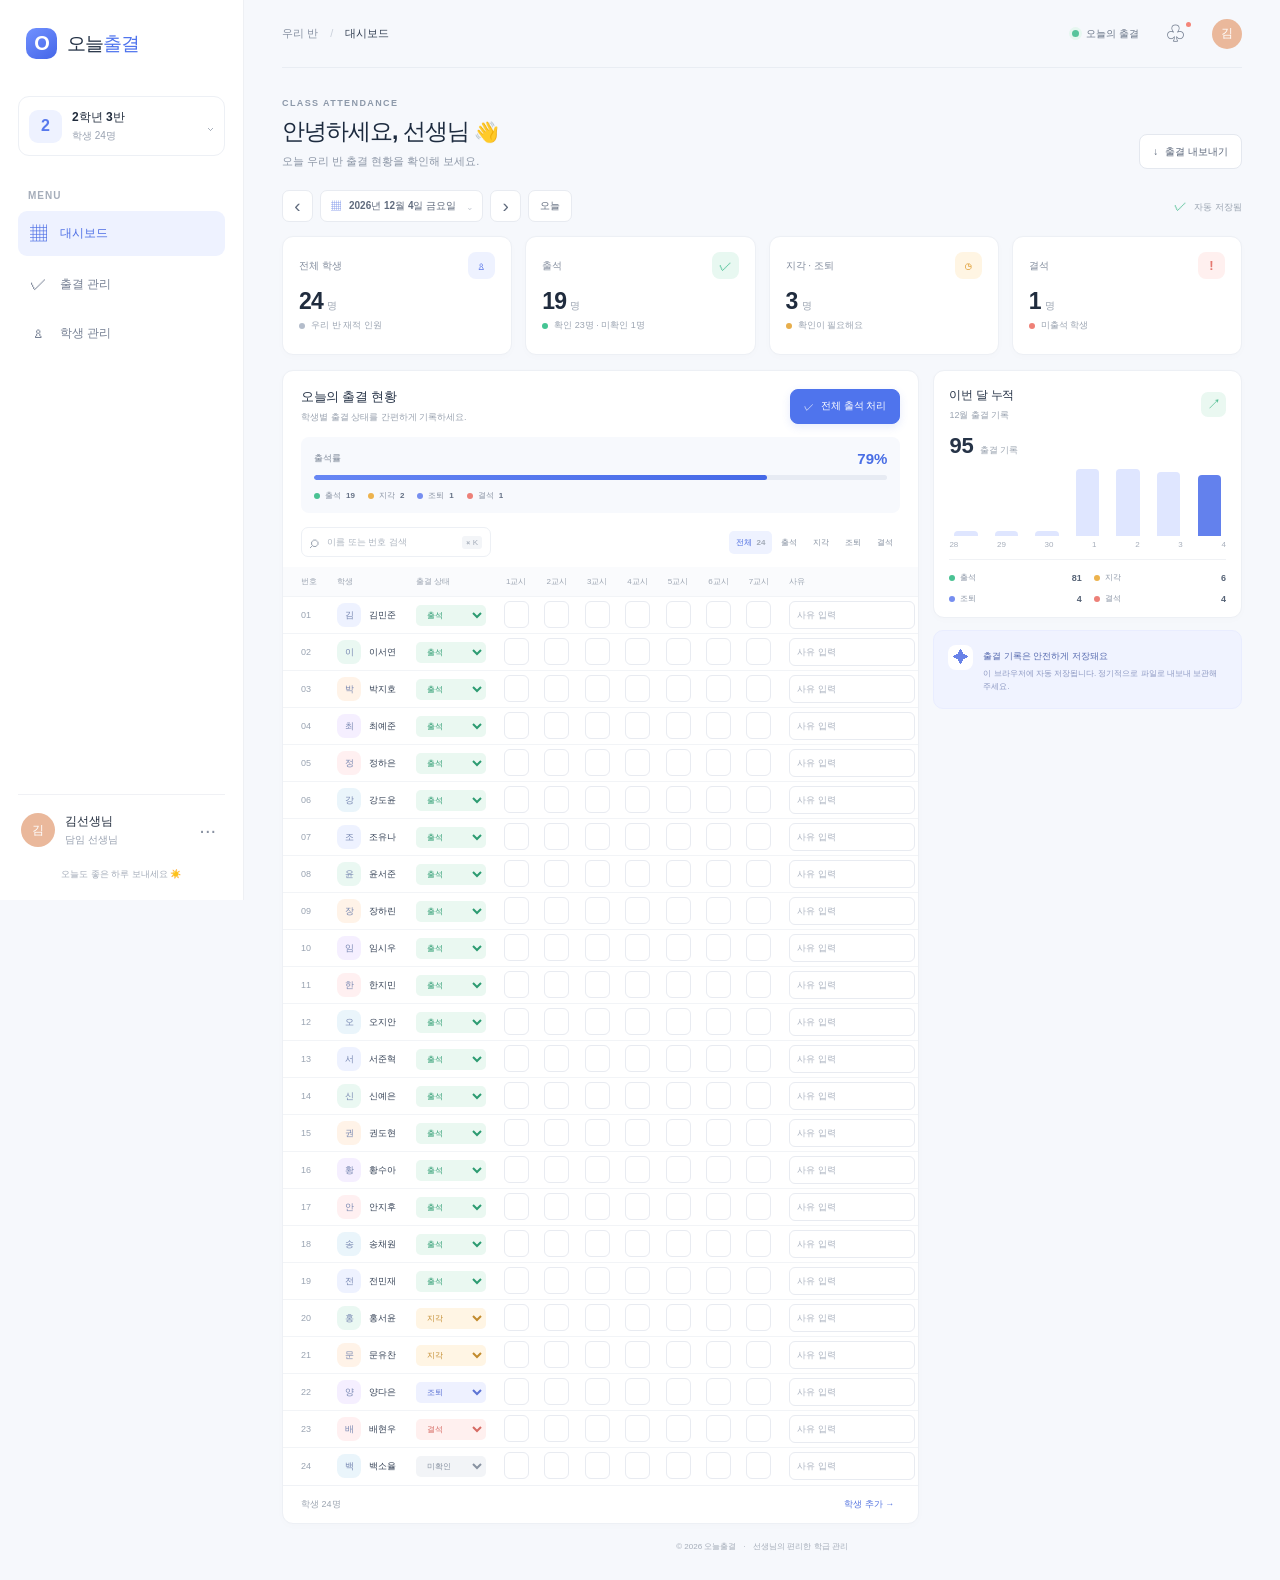
<file: index.html>
<!doctype html>
<html lang="ko">
  <head>
    <meta charset="utf-8">
    <meta name="viewport" content="width=device-width, initial-scale=1">
    <meta name="theme-color" content="#f6f8fc">
    <title>오늘출결 | 우리 반 출결 관리</title>
    <link rel="stylesheet" href="classroom_styles.css">
  </head>
  <body>
    <div class="app-shell">
      <aside class="sidebar" aria-label="주 메뉴">
        <a class="brand" href="#" aria-label="오늘출결 홈">
          <span class="brand-mark" aria-hidden="true">O</span>
          <span>오늘<span class="brand-accent">출결</span></span>
        </a>
        <div class="class-switcher">
          <span class="class-icon">2</span>
          <span><strong>2학년 3반</strong><small>학생 24명</small></span>
          <span class="switch-chevron" aria-hidden="true">⌄</span>
        </div>
        <p class="nav-label">MENU</p>
        <nav class="main-nav">
          <a class="nav-item active" href="#overview"><span class="nav-icon">▦</span>대시보드</a>
          <a class="nav-item" href="#attendance"><span class="nav-icon">✓</span>출결 관리</a>
          <a class="nav-item" href="#students"><span class="nav-icon">♙</span>학생 관리</a>
        </nav>
        <div class="sidebar-bottom">
          <div class="teacher-card">
            <div class="teacher-avatar">김</div>
            <span><strong>김선생님</strong><small>담임 선생님</small></span>
            <button class="more-button" aria-label="프로필 메뉴">···</button>
          </div>
          <p class="version">오늘도 좋은 하루 보내세요 ☀️</p>
        </div>
      </aside>

      <main class="main-content" id="overview">
        <header class="topbar">
          <div class="breadcrumb">우리 반 <span>/</span> <strong>대시보드</strong></div>
          <div class="topbar-actions">
            <span class="today-label"><span class="live-dot"></span>오늘의 출결</span>
            <button class="icon-button" aria-label="알림">♧<i></i></button>
            <div class="top-avatar">김</div>
          </div>
        </header>

        <section class="page-heading">
          <div>
            <p class="eyebrow">CLASS ATTENDANCE</p>
            <h1>안녕하세요, 선생님 <span class="wave">👋</span></h1>
            <p class="heading-subtitle">오늘 우리 반 출결 현황을 확인해 보세요.</p>
          </div>
          <button class="button button-outline" id="export-button"><span aria-hidden="true">↓</span> 출결 내보내기</button>
        </section>

        <section class="date-row" aria-label="출결 날짜 선택">
          <div class="date-navigation">
            <button class="date-arrow" id="previous-day" aria-label="이전 날짜">‹</button>
            <button class="date-display" id="date-display" aria-label="날짜 선택"><span class="calendar-icon">▦</span><span id="date-label"></span><span class="chevron">⌄</span></button>
            <input id="date-picker" type="date" aria-label="출결 날짜">
            <button class="date-arrow" id="next-day" aria-label="다음 날짜">›</button>
            <button class="today-button" id="today-button">오늘</button>
          </div>
          <div class="saved-state"><span class="saved-check">✓</span> 자동 저장됨</div>
        </section>

        <section class="stat-grid" aria-label="오늘의 출결 통계">
          <article class="stat-card">
            <div class="stat-top"><span>전체 학생</span><span class="stat-icon icon-blue">♙</span></div>
            <div class="stat-value" id="total-count">24<span>명</span></div>
            <div class="stat-foot"><span class="neutral-dot"></span>우리 반 재적 인원</div>
          </article>
          <article class="stat-card">
            <div class="stat-top"><span>출석</span><span class="stat-icon icon-green">✓</span></div>
            <div class="stat-value" id="present-count">0<span>명</span></div>
            <div class="stat-foot"><span class="green-dot"></span><span id="present-note">정상 등교</span></div>
          </article>
          <article class="stat-card">
            <div class="stat-top"><span>지각 · 조퇴</span><span class="stat-icon icon-amber">◷</span></div>
            <div class="stat-value" id="late-early-count">0<span>명</span></div>
            <div class="stat-foot"><span class="amber-dot"></span>확인이 필요해요</div>
          </article>
          <article class="stat-card">
            <div class="stat-top"><span>결석</span><span class="stat-icon icon-red">!</span></div>
            <div class="stat-value" id="absent-count">0<span>명</span></div>
            <div class="stat-foot"><span class="red-dot"></span>미출석 학생</div>
          </article>
        </section>

        <section class="overview-grid">
          <article class="panel attendance-panel" id="students">
            <div class="panel-heading">
              <div><h2>오늘의 출결 현황</h2><p>학생별 출결 상태를 간편하게 기록하세요.</p></div>
              <button class="button button-primary" id="all-present"><span>✓</span> 전체 출석 처리</button>
            </div>
            <div class="attendance-summary">
              <div class="summary-copy"><span class="summary-kicker">출석률</span><strong id="attendance-rate">0%</strong></div>
              <div class="progress-track"><div class="progress-fill" id="attendance-progress"></div></div>
              <div class="summary-counts"><span><i class="legend-dot present"></i>출석 <b id="summary-present">0</b></span><span><i class="legend-dot late"></i>지각 <b id="summary-late">0</b></span><span><i class="legend-dot early"></i>조퇴 <b id="summary-early">0</b></span><span><i class="legend-dot absent"></i>결석 <b id="summary-absent">0</b></span></div>
            </div>
            <div class="table-toolbar" id="attendance">
              <label class="search-box"><span aria-hidden="true">⌕</span><input id="search-input" type="search" placeholder="이름 또는 번호 검색" aria-label="이름 또는 번호 검색"><kbd>⌘ K</kbd></label>
              <div class="filter-group" aria-label="출결 상태 필터">
                <button class="filter-button selected" data-filter="all">전체 <span id="filter-all-count">24</span></button>
                <button class="filter-button" data-filter="present">출석</button>
                <button class="filter-button" data-filter="late">지각</button>
                <button class="filter-button" data-filter="early">조퇴</button>
                <button class="filter-button" data-filter="absent">결석</button>
              </div>
            </div>
            <div class="table-wrap">
              <table>
                <thead><tr><th>번호</th><th>학생</th><th>출결 상태</th><th>1교시</th><th>2교시</th><th>3교시</th><th>4교시</th><th>5교시</th><th>6교시</th><th>7교시</th><th>사유</th><th>이번 달 출석</th><th>지각</th><th>조퇴</th><th>결석</th></tr></thead>
                <tbody id="student-rows"></tbody>
              </table>
              <div class="empty-state" id="empty-state" hidden>검색 결과가 없습니다.</div>
            </div>
            <div class="table-footer"><span id="showing-count">학생 24명</span><button class="text-button" id="manage-students">학생 관리 <span>→</span></button></div>
          </article>

          <aside class="side-panels">
            <article class="panel month-panel">
              <div class="panel-heading compact"><div><h2>이번 달 누적</h2><p id="month-label"></p></div><span class="trend-icon">↗</span></div>
              <div class="month-total"><strong id="month-total">0</strong><span>출결 기록</span></div>
              <div class="mini-chart" id="mini-chart" aria-label="최근 7일 출석 추이"></div>
              <div class="chart-labels" id="chart-labels"></div>
              <div class="month-breakdown">
                <div><span><i class="legend-dot present"></i>출석</span><strong id="month-present">0</strong></div>
                <div><span><i class="legend-dot late"></i>지각</span><strong id="month-late">0</strong></div>
                <div><span><i class="legend-dot early"></i>조퇴</span><strong id="month-early">0</strong></div>
                <div><span><i class="legend-dot absent"></i>결석</span><strong id="month-absent">0</strong></div>
              </div>
            </article>
            <article class="tip-card">
              <div class="tip-icon">✦</div><div><strong>출결 기록은 안전하게 저장돼요</strong><p>이 브라우저에 자동 저장됩니다. 정기적으로 파일로 내보내 보관해 주세요.</p></div>
            </article>
          </aside>
        </section>
        <footer class="page-footer">© 2026 오늘출결 <span>·</span> 선생님의 편리한 학급 관리</footer>
      </main>
    </div>

    <dialog id="student-dialog">
      <form method="dialog" id="student-form">
        <div class="dialog-heading"><div><span class="eyebrow">CLASS ROSTER</span><h2>학생 추가</h2></div><button class="dialog-close" value="cancel" aria-label="닫기">×</button></div>
        <label class="form-label" for="student-name">학생 이름</label>
        <input id="student-name" class="form-input" name="name" maxlength="20" placeholder="이름을 입력해 주세요" required>
        <div class="dialog-actions"><button class="button button-outline" value="cancel">취소</button><button class="button button-primary" id="save-student" value="default">학생 추가</button></div>
      </form>
    </dialog>
    <script src="classroom_app.js"></script>
  </body>
</html>
</file>
<file: classroom_styles.css>
:root {
  font-family: 'Apple SD Gothic Neo', 'Malgun Gothic', 'Noto Sans KR', sans-serif;
  color: #202b3c;
  background: #f6f8fc;
  font-synthesis: none;
  text-rendering: optimizeLegibility;
  --blue: #4f74ed;
  --muted: #8b95a7;
  --border: #edf0f5;
}

* { box-sizing: border-box; }
body { margin: 0; min-width: 320px; background: #f6f8fc; }
button, input { font: inherit; }
button { cursor: pointer; }
.app-shell { min-height: 100vh; }

.sidebar {
  width: 244px; position: fixed; inset: 0 auto 0 0; z-index: 4; display: flex; flex-direction: column;
  padding: 28px 18px 19px; background: #fff; border-right: 1px solid #eef0f4;
}
.brand { display: flex; align-items: center; gap: 10px; padding: 0 8px; color: #223044; text-decoration: none; font-size: 19px; font-weight: 800; letter-spacing: -1px; }
.brand-mark { width: 31px; height: 31px; display: grid; place-items: center; border-radius: 10px; color: #fff; background: linear-gradient(145deg,#7191ff,#4566e8); font-size: 20px; font-weight: 700; }
.brand-accent { color: var(--blue); }
.class-switcher { display: flex; align-items: center; gap: 10px; margin: 37px 0 34px; padding: 12px 10px; border: 1px solid #edf0f5; border-radius: 11px; }
.class-icon { width: 33px; height: 33px; display: grid; place-items: center; border-radius: 9px; color: #5879ed; background: #eef2ff; font-weight: 800; }
.class-switcher strong,.teacher-card strong { display: block; font-size: 12px; }
.class-switcher small,.teacher-card small { display: block; margin-top: 3px; color: #98a1b0; font-size: 10px; }
.switch-chevron { margin-left: auto; color: #aab1bd; }
.nav-label { padding: 0 10px; color: #a5adba; font-size: 10px; font-weight: 700; letter-spacing: 1px; }
.main-nav { display: grid; gap: 7px; }
.nav-item { display: flex; align-items: center; gap: 13px; padding: 11px 12px; border-radius: 9px; color: #778194; text-decoration: none; font-size: 12px; font-weight: 600; }
.nav-item.active { color: #4f70e5; background: #eef2ff; }
.nav-icon { width: 17px; text-align: center; font-size: 17px; }
.sidebar-bottom { margin-top: auto; }
.teacher-card { display: flex; align-items: center; gap: 10px; border-top: 1px solid #f0f1f5; padding: 18px 3px 13px; }
.teacher-avatar,.top-avatar { display: grid; place-items: center; flex: 0 0 auto; border-radius: 50%; color: #fff; background: #eab89b; font-size: 12px; font-weight: 700; }
.teacher-avatar { width: 34px; height: 34px; }
.more-button { margin-left: auto; border: 0; background: none; color: #8992a2; font-size: 20px; }
.version { margin: 8px 0 0; color: #a4acb9; font-size: 9px; text-align: center; }

.main-content { max-width: 1600px; margin-left: 244px; padding: 0 38px 28px; }
.topbar { height: 68px; display: flex; align-items: center; justify-content: space-between; border-bottom: 1px solid #e9edf3; }
.breadcrumb { color: #8791a2; font-size: 11px; }
.breadcrumb span { margin: 0 9px; color: #cad0da; }
.breadcrumb strong { color: #344054; font-weight: 600; }
.topbar-actions { display: flex; align-items: center; gap: 21px; }
.today-label { display: flex; align-items: center; gap: 7px; color: #687487; font-size: 10px; }
.live-dot { width: 7px; height: 7px; border-radius: 50%; background: #56c49b; box-shadow: 0 0 0 3px #e6f7f0; }
.icon-button { position: relative; border: 0; color: #727d8f; background: none; font-size: 19px; }
.icon-button i { position: absolute; top: 2px; right: 0; width: 5px; height: 5px; border-radius: 50%; background: #f48579; }
.top-avatar { width: 30px; height: 30px; }
.page-heading { display: flex; justify-content: space-between; align-items: end; margin: 30px 0 21px; }
.eyebrow { margin: 0 0 8px; color: #8d99aa; font-size: 9px; font-weight: 700; letter-spacing: 1.4px; }
h1,h2,p { margin-top: 0; }
h1 { margin-bottom: 7px; color: #1d2b3f; font-size: 23px; letter-spacing: -1px; }
.wave { font-size: 20px; }
.heading-subtitle { margin: 0; color: #8d97a7; font-size: 11px; }
.button { display: inline-flex; align-items: center; justify-content: center; gap: 7px; min-height: 35px; padding: 0 13px; border-radius: 8px; font-size: 10px; font-weight: 600; transition: .15s ease; }
.button-outline { border: 1px solid #e4e8ef; color: #596579; background: #fff; }
.button-outline:hover { background: #f8f9fc; border-color: #ccd4e0; }
.button-primary { border: 1px solid var(--blue); color: #fff; background: var(--blue); box-shadow: 0 3px 8px #4f74ed24; }
.button-primary:hover { background: #3e63df; }
.date-row { display: flex; justify-content: space-between; align-items: center; margin-bottom: 14px; }
.date-navigation { position: relative; display: flex; align-items: center; gap: 7px; }
.date-arrow,.today-button,.date-display { height: 32px; border: 1px solid #e8ebf1; border-radius: 7px; color: #606b7d; background: #fff; }
.date-arrow { width: 31px; font-size: 19px; }
.date-display { display: flex; align-items: center; gap: 8px; padding: 0 10px; font-size: 10px; font-weight: 600; }
.calendar-icon { color: #7890e8; }
.chevron { margin-left: 3px; color: #9da6b4; }
#date-picker { position: absolute; z-index: 3; left: 36px; width: 145px; height: 32px; opacity: 0; cursor: pointer; }
.today-button { padding: 0 11px; font-size: 10px; }
.saved-state { color: #9aa4b1; font-size: 9px; }
.saved-check { margin-right: 5px; color: #40b98a; font-size: 13px; }
.stat-grid { display: grid; grid-template-columns: repeat(4, minmax(0,1fr)); gap: 13px; margin-bottom: 15px; }
.stat-card,.panel { border: 1px solid #edf0f5; border-radius: 11px; background: #fff; box-shadow: 0 2px 8px #28364b04; }
.stat-card { min-height: 119px; padding: 15px 16px 13px; }
.stat-top { display: flex; justify-content: space-between; align-items: center; color: #828c9d; font-size: 10px; font-weight: 500; }
.stat-icon { width: 27px; height: 27px; display: grid; place-items: center; border-radius: 8px; font-weight: 700; font-size: 13px; }
.icon-blue { color: #6781eb; background: #eef2ff; }
.icon-green { color: #35b888; background: #e8f8f1; }
.icon-amber { color: #e2a543; background: #fff5e3; }
.icon-red { color: #e57870; background: #fff0ef; }
.stat-value { margin: 9px 0 4px; color: #202c3e; font-size: 23px; font-weight: 700; letter-spacing: -.8px; }
.stat-value span { margin-left: 4px; color: #9ba4b1; font-size: 10px; font-weight: 500; }
.stat-foot { display: flex; align-items: center; gap: 6px; color: #9ba4b1; font-size: 9px; }
.neutral-dot,.green-dot,.amber-dot,.red-dot { width: 6px; height: 6px; border-radius: 50%; }
.neutral-dot { background: #b4bdcb; }.green-dot { background: #45c594; }.amber-dot { background: #e7ae4c; }.red-dot { background: #ef8177; }
.overview-grid { display: grid; grid-template-columns: minmax(0, 1.9fr) minmax(235px, .92fr); gap: 14px; align-items: start; }
.attendance-panel { min-width: 0; overflow: hidden; }
.panel-heading { display: flex; align-items: center; justify-content: space-between; padding: 17px 18px 13px; }
.panel-heading h2 { margin: 0 0 5px; color: #263347; font-size: 13px; letter-spacing: -.3px; }
.panel-heading p { margin: 0; color: #9aa3b0; font-size: 9px; }
.attendance-summary { margin: 0 18px; padding: 13px 13px 12px; border-radius: 8px; background: #f7f9fd; }
.summary-copy { display: flex; justify-content: space-between; align-items: center; margin-bottom: 8px; }
.summary-kicker { color: #7f8999; font-size: 9px; }
.summary-copy strong { color: #496ee5; font-size: 15px; }
.progress-track { height: 5px; overflow: hidden; border-radius: 9px; background: #e7ebf3; }
.progress-fill { width: 0; height: 100%; border-radius: inherit; background: linear-gradient(90deg,#6686f4,#4569e7); transition: width .25s ease; }
.summary-counts { display: flex; flex-wrap: wrap; gap: 13px; margin-top: 10px; color: #8a94a4; font-size: 8px; }
.summary-counts span,.month-breakdown span { display: inline-flex; align-items: center; gap: 5px; }
.summary-counts b { color: #657185; font-weight: 600; }
.legend-dot { display: inline-block; width: 6px; height: 6px; border-radius: 50%; }
.legend-dot.present { background: #4ac293; }.legend-dot.late { background: #edb34d; }.legend-dot.early { background: #768ef0; }.legend-dot.absent { background: #ed8078; }
.table-toolbar { display: flex; justify-content: space-between; align-items: center; gap: 12px; padding: 14px 18px 10px; }
.search-box { display: flex; align-items: center; gap: 6px; width: 190px; height: 30px; padding: 0 8px; border: 1px solid #edf0f5; border-radius: 7px; color: #9ca5b2; }
.search-box > span { font-size: 17px; }
.search-box input { width: 100%; min-width: 0; border: 0; outline: 0; color: #495569; background: transparent; font-size: 9px; }
.search-box input::placeholder { color: #adb5c0; }
kbd { flex: 0 0 auto; padding: 2px 4px; border-radius: 3px; color: #a4adba; background: #f3f5f8; font: 8px sans-serif; }
.filter-group { display: flex; align-items: center; gap: 2px; }
.filter-button { border: 0; border-radius: 5px; padding: 6px 7px; color: #8792a2; background: transparent; font-size: 8px; white-space: nowrap; }
.filter-button span { margin-left: 2px; color: #a1aab7; }
.filter-button.selected { color: #4b6ce0; background: #eef2ff; font-weight: 600; }
.table-wrap { min-height: 232px; overflow-x: auto; }
table { width: 100%; border-collapse: collapse; text-align: left; }
thead { background: #fafbfd; }
th { padding: 9px 10px; color: #9ca5b2; font-size: 8px; font-weight: 500; white-space: nowrap; }
th:first-child,td:first-child { padding-left: 18px; }
td { height: 37px; padding: 4px 10px; border-top: 1px solid #f2f4f7; color: #768193; font-size: 9px; white-space: nowrap; }
.student-cell { display: flex; align-items: center; gap: 8px; color: #344155; font-weight: 600; }
.student-initial { width: 24px; height: 24px; display: grid; place-items: center; border-radius: 8px; background: #f1f4fb; color: #7585b0; font-size: 9px; }
.student-number { color: #9aa4b2; }
.count-cell { color: #808b9d; }
.count-highlight { color: #51af8c; font-weight: 600; }
.status-select { min-width: 70px; padding: 4px 6px; border: 1px solid transparent; border-radius: 5px; outline: none; font-size: 8px; cursor: pointer; }
.status-select:focus { border-color: #bdcaff; }
.status-present { color: #2d9c72; background: #eaf8f1; }.status-late { color: #c28b2e; background: #fff5e4; }.status-early { color: #5d74d4; background: #eef1ff; }.status-absent { color: #d66b64; background: #fff0ef; }.status-unset { color: #8993a2; background: #f2f4f7; }
.period-cell { padding: 3px 4px; text-align: center; }
.period-mark { width: 25px; height: 27px; padding: 0; border: 1px solid #e8ebf1; border-radius: 6px; color: #4a70e6; background: #fff; font-size: 17px; font-weight: 700; line-height: 1; }
.period-mark:hover { border-color: #aab9f5; background: #f5f7ff; }
.period-mark.marked { border-color: #dce4ff; background: #eef2ff; }
.reason-input { width: 126px; height: 28px; padding: 0 7px; border: 1px solid #e8ebf1; border-radius: 6px; outline: none; color: #536074; font-size: 9px; }
.reason-input:focus { border-color: #aab9f5; }
.reason-input::placeholder { color: #aab2bf; }
.empty-state { padding: 32px 10px; color: #9aa3b0; font-size: 10px; text-align: center; }
.table-footer { display: flex; justify-content: space-between; align-items: center; padding: 11px 18px; border-top: 1px solid #f0f2f6; color: #9ba4b0; font-size: 9px; }
.text-button { border: 0; color: #5574df; background: none; font-size: 9px; font-weight: 600; }
.text-button span { padding-left: 4px; font-size: 13px; }
.side-panels { display: grid; gap: 12px; }
.month-panel { padding-bottom: 13px; }
.panel-heading.compact { padding: 16px 15px 6px; }
.panel-heading.compact h2 { font-size: 12px; }
.trend-icon { width: 25px; height: 25px; display: grid; place-items: center; border-radius: 7px; color: #50bd91; background: #eaf8f1; font-size: 14px; }
.month-total { display: flex; align-items: baseline; gap: 6px; padding: 5px 15px 0; }
.month-total strong { color: #263347; font-size: 22px; }.month-total span { color: #9da6b2; font-size: 9px; }
.mini-chart { height: 77px; display: flex; align-items: end; justify-content: space-between; gap: 7px; padding: 10px 15px 0; }
.chart-bar-wrap { height: 100%; display: flex; flex: 1; align-items: end; justify-content: center; }
.chart-bar { width: 70%; min-height: 4px; border-radius: 4px 4px 0 0; background: #dfe6ff; transition: height .2s ease; }
.chart-bar.today { background: #6381ed; }
.chart-labels { display: flex; justify-content: space-between; padding: 4px 15px 10px; color: #a6aebb; font-size: 8px; }
.month-breakdown { display: grid; grid-template-columns: 1fr 1fr; gap: 10px 12px; margin: 0 15px; padding-top: 12px; border-top: 1px solid #f0f2f5; }
.month-breakdown div { display: flex; justify-content: space-between; align-items: center; color: #8e98a8; font-size: 8px; }
.month-breakdown strong { color: #576477; font-size: 9px; font-weight: 600; }
.tip-card { display: flex; gap: 10px; padding: 14px; border: 1px solid #e9edff; border-radius: 10px; background: #f0f3ff; }
.tip-icon { width: 25px; height: 25px; flex: 0 0 auto; display: grid; place-items: center; border-radius: 8px; color: #6882e8; background: #fff; }
.tip-card strong { color: #566aaf; font-size: 9px; }
.tip-card p { margin: 5px 0 0; color: #8b97c1; font-size: 8px; line-height: 1.6; }
.page-footer { margin-top: 17px; color: #a4acb8; font-size: 8px; text-align: center; }.page-footer span { margin: 0 5px; }

dialog { width: min(390px, calc(100vw - 32px)); padding: 0; border: 0; border-radius: 14px; box-shadow: 0 18px 60px #25324a33; }
dialog::backdrop { background: #1b263b66; backdrop-filter: blur(2px); }
dialog form { padding: 23px; }
.dialog-heading { display: flex; justify-content: space-between; align-items: start; margin-bottom: 20px; }
.dialog-heading .eyebrow { margin-bottom: 6px; }.dialog-heading h2 { margin: 0; font-size: 18px; }
.dialog-close { border: 0; color: #8c96a6; background: none; font-size: 24px; line-height: 1; }
.form-label { display: block; margin-bottom: 7px; color: #626e80; font-size: 10px; }
.form-input { width: 100%; height: 39px; padding: 0 11px; border: 1px solid #e5e9f0; border-radius: 7px; outline-color: #8299f1; font-size: 11px; }
.dialog-actions { display: flex; justify-content: end; gap: 7px; margin-top: 20px; }

@media (min-width: 1400px) {
  .main-content { margin: 0 auto 0 244px; padding-right: 55px; padding-left: 55px; }
}
@media (max-width: 1100px) {
  .sidebar { width: 205px; padding-right: 14px; padding-left: 14px; }
  .main-content { margin-left: 205px; padding-right: 22px; padding-left: 22px; }
  .overview-grid { grid-template-columns: minmax(0,1fr) 250px; gap: 10px; }
  .table-toolbar { align-items: flex-start; flex-direction: column; }
  .filter-group { flex-wrap: wrap; }
  .search-box { width: 100%; }
}
@media (max-width: 760px) {
  .sidebar { position: static; width: 100%; height: 57px; flex-direction: row; align-items: center; justify-content: space-between; padding: 0 17px; border-right: 0; border-bottom: 1px solid #edf0f5; }
  .brand { padding: 0; font-size: 16px; }.brand-mark { width: 27px; height: 27px; font-size: 17px; }
  .class-switcher { margin: 0; padding: 5px 8px; border: 0; }.class-icon { width: 27px; height: 27px; }.class-switcher small,.switch-chevron,.nav-label,.sidebar-bottom { display: none; }
  .class-switcher strong { font-size: 10px; }
  .main-nav { display: flex; gap: 2px; }.nav-item { gap: 0; padding: 8px; font-size: 0; }.nav-icon { font-size: 16px; }
  .main-content { margin: 0; padding: 0 16px 22px; }
  .topbar { height: 48px; }.topbar-actions { gap: 12px; }.today-label { font-size: 9px; }
  .page-heading { align-items: flex-start; margin: 23px 0 18px; }.page-heading .button { padding: 0 9px; min-height: 31px; font-size: 9px; }
  h1 { font-size: 19px; }.heading-subtitle { font-size: 10px; }
  .stat-grid { grid-template-columns: repeat(2,minmax(0,1fr)); gap: 9px; }.stat-card { min-height: 105px; padding: 12px; }
  .overview-grid { grid-template-columns: 1fr; }.side-panels { grid-template-columns: 1fr 1fr; align-items: stretch; }.tip-card { align-items: flex-start; }
}
@media (max-width: 490px) {
  .sidebar { padding: 0 10px; }.brand { gap: 6px; font-size: 14px; }.brand-mark { width: 24px; height: 24px; }
  .class-switcher { gap: 6px; padding: 4px; }.class-switcher strong { font-size: 9px; }.class-icon { width: 23px; height: 23px; }
  .main-nav { gap: 0; }.nav-item { padding: 7px 6px; }.nav-icon { font-size: 14px; }
  .main-content { padding-right: 11px; padding-left: 11px; }.breadcrumb { font-size: 9px; }
  .page-heading { gap: 5px; }.page-heading .button { font-size: 0; width: 33px; padding: 0; }.page-heading .button span { font-size: 15px; }
  .date-row { align-items: flex-start; }.saved-state { padding-top: 9px; font-size: 8px; }
  .stat-card { min-height: 99px; }.stat-value { font-size: 21px; }
  .panel-heading { padding-right: 12px; padding-left: 12px; }.attendance-summary { margin-right: 12px; margin-left: 12px; }.table-toolbar { padding-right: 12px; padding-left: 12px; }
  .filter-group { width: 100%; justify-content: space-between; }.filter-button { padding: 6px 5px; }
  table { min-width: 510px; } th:first-child,td:first-child { padding-left: 12px; }.table-footer { padding-right: 12px; padding-left: 12px; }
  .side-panels { grid-template-columns: 1fr; }.tip-card { padding: 12px; }
}
</file>
